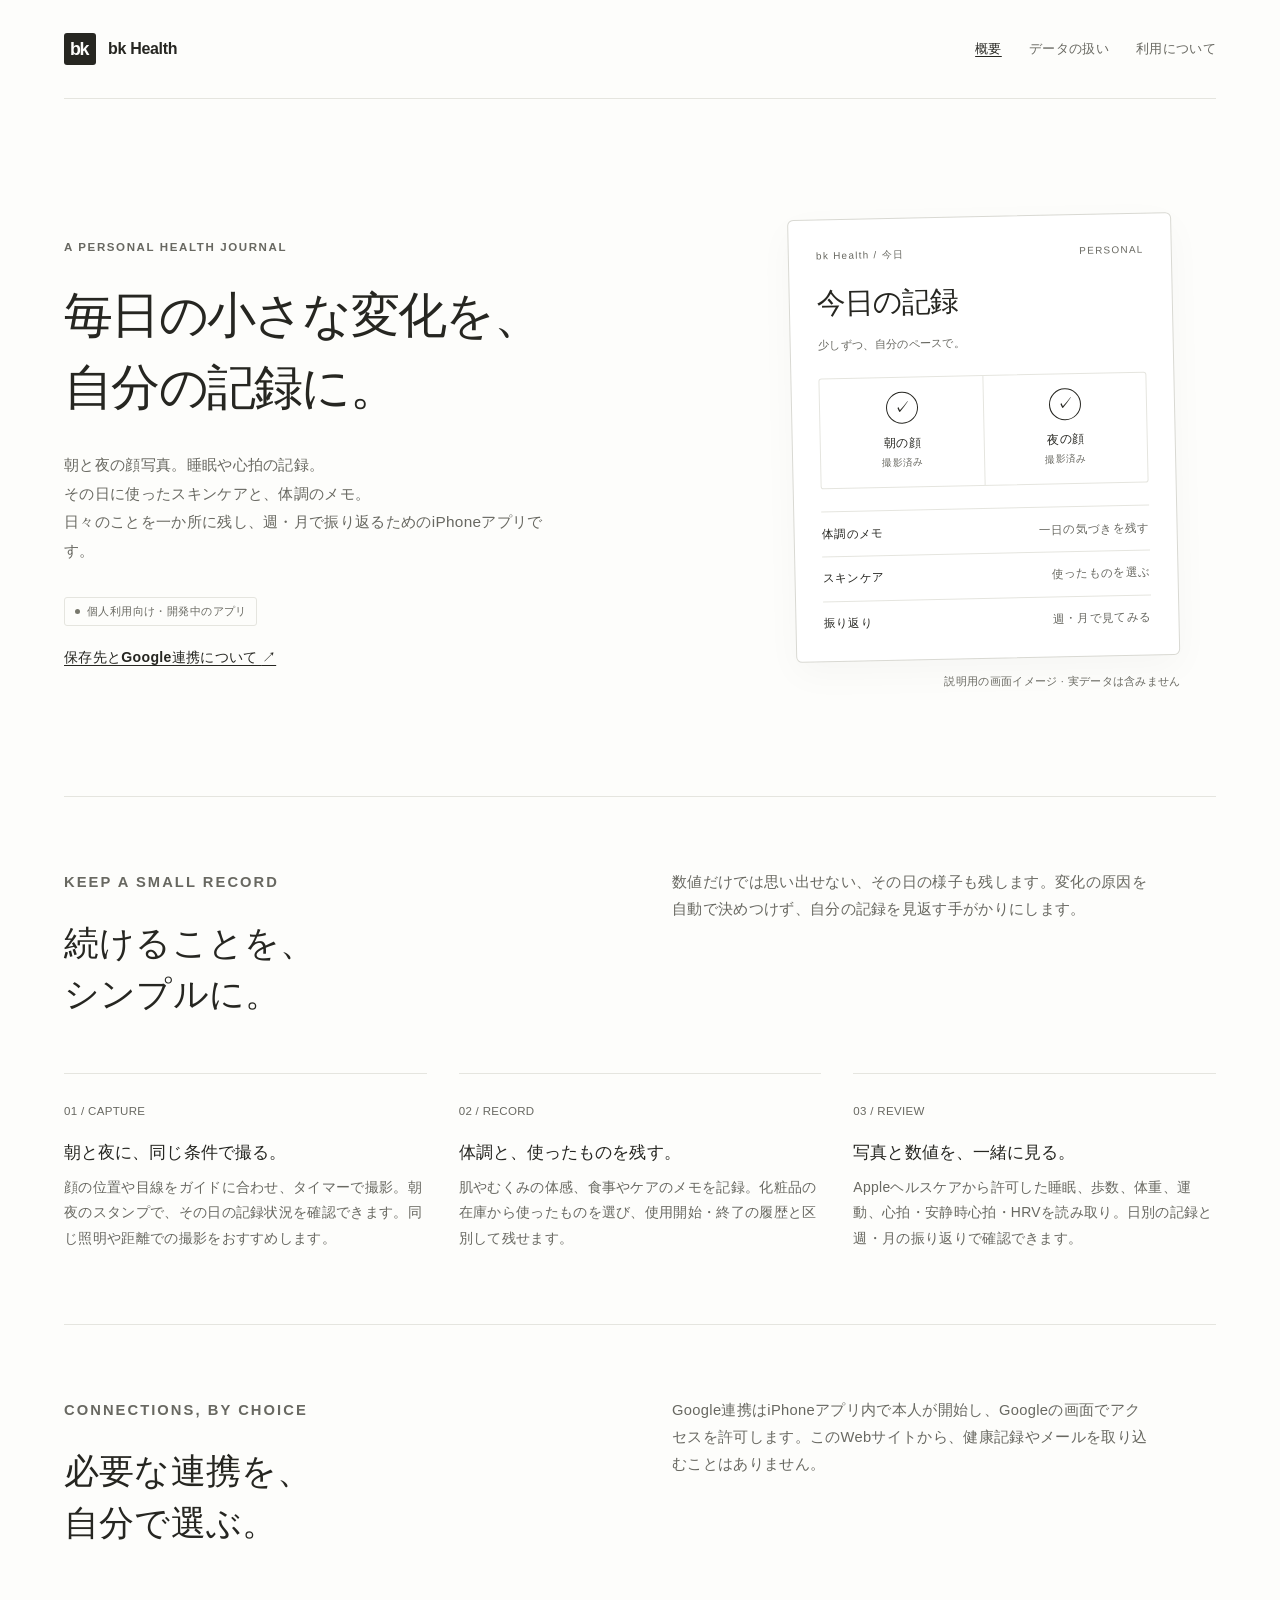
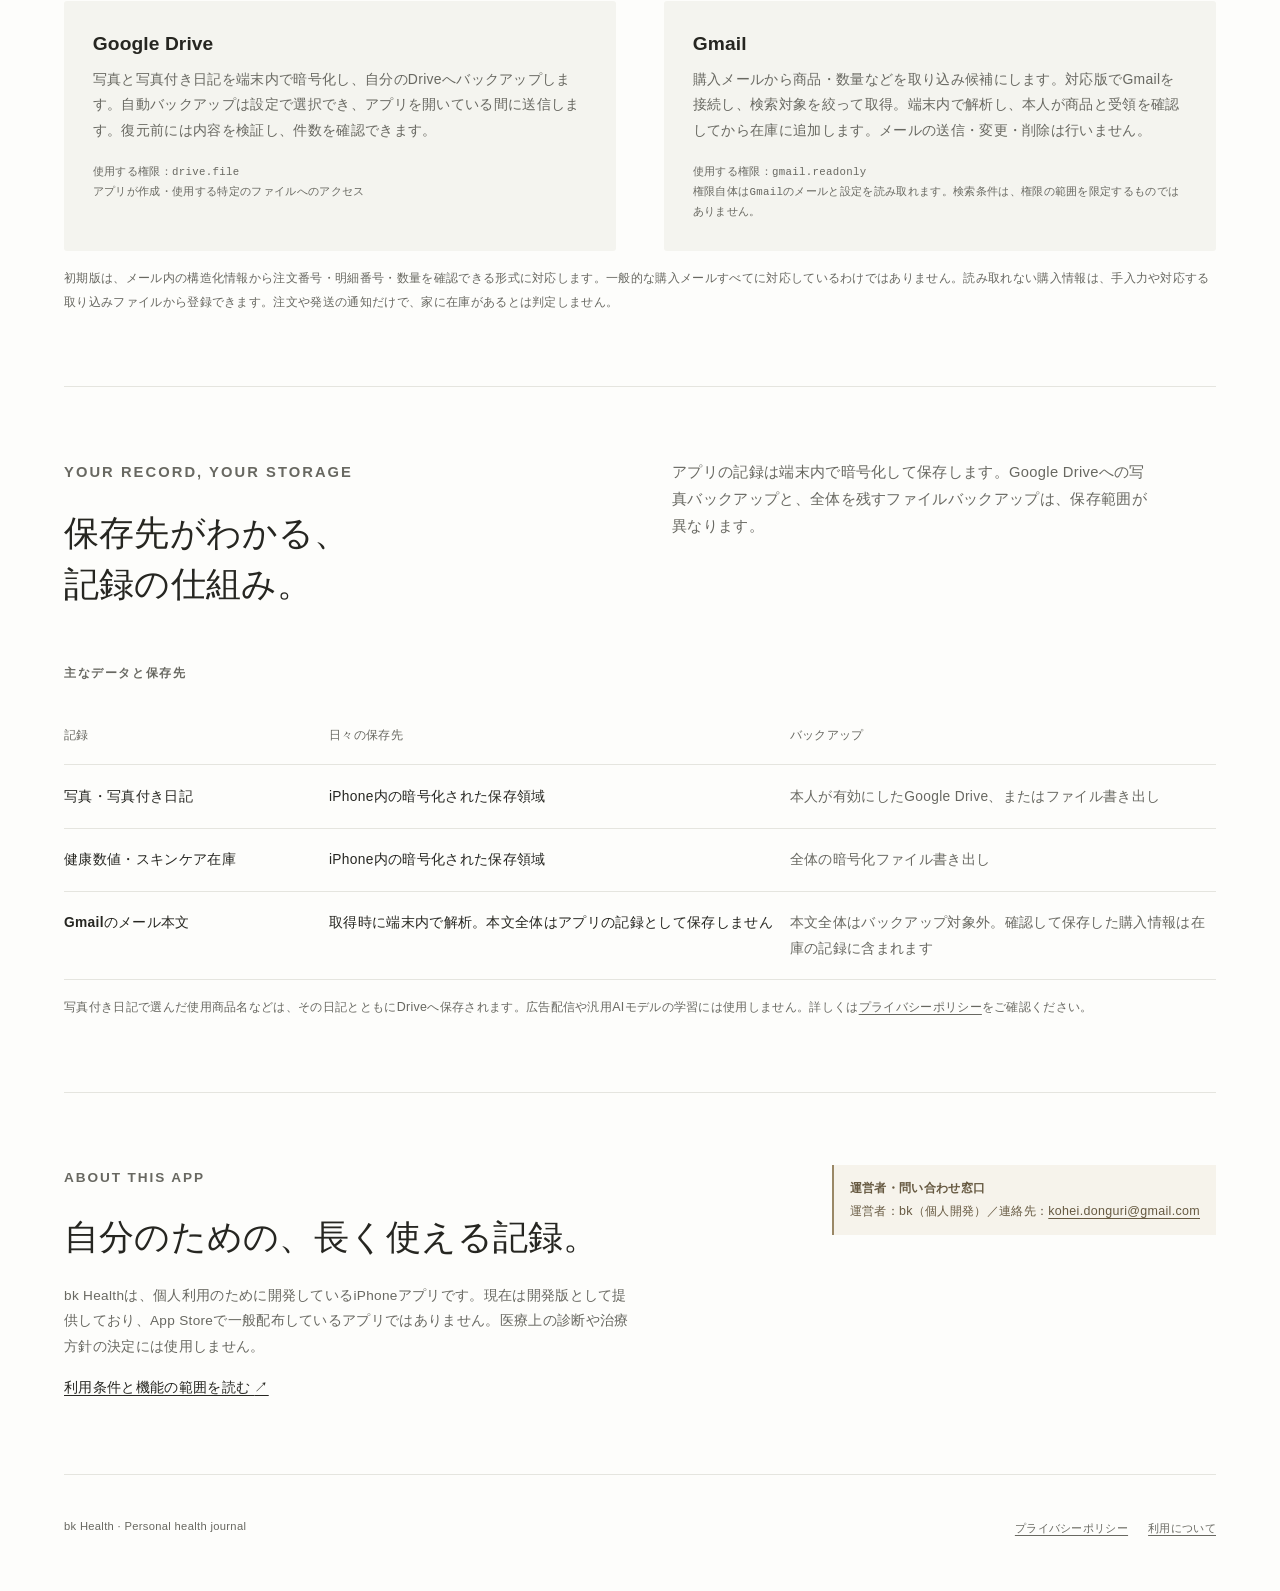
<file: index.html>
<!doctype html>
<html lang="ja">
<head>
  <meta charset="utf-8">
  <meta name="viewport" content="width=device-width,initial-scale=1">
  <meta name="description" content="bk Healthは、顔写真、体調、Appleヘルスケアの記録とスキンケアの使用履歴を一緒に振り返る、個人向けiPhoneアプリです。Google連携とデータの扱いについてご案内します。">
  <meta name="robots" content="noindex,nofollow">
  <meta name="theme-color" content="#fdfdfb">
  <title>bk Health — 毎日の変化を、自分の記録に。</title>
  <link rel="stylesheet" href="/style.css">
</head>
<body>
  <a class="skip" href="#main">本文へ移動</a>
  <div class="wrap">
    <header class="site-header">
      <a class="brand" href="/" aria-label="bk Health ホーム"><span class="brand-mark" aria-hidden="true">bk</span>bk Health</a>
      <nav class="site-nav" aria-label="メインナビゲーション"><a href="/" aria-current="page">概要</a><a href="/privacy/">データの扱い</a><a href="/terms/">利用について</a></nav>
    </header>
    <main id="main">
      <section class="hero" aria-labelledby="hero-title">
        <div>
          <p class="eyebrow">A personal health journal</p>
          <h1 id="hero-title">毎日の小さな変化を、<br>自分の記録に。</h1>
          <p class="hero-lead">朝と夜の顔写真。睡眠や心拍の記録。<br>その日に使ったスキンケアと、体調のメモ。<br>日々のことを一か所に残し、週・月で振り返るためのiPhoneアプリです。</p>
          <p><span class="status">個人利用向け・開発中のアプリ</span></p>
          <a class="text-link" href="#data">保存先とGoogle連携について <span aria-hidden="true">↗</span></a>
        </div>
        <figure class="mock-wrap" aria-label="朝夜の記録画面の説明用イメージ。実際の健康データではありません。">
          <div class="journal">
            <div class="journal-top"><span>bk Health / 今日</span><span>PERSONAL</span></div>
            <p class="journal-title">今日の記録</p>
            <p class="journal-subtitle">少しずつ、自分のペースで。</p>
            <div class="stamps">
              <div class="stamp"><span class="stamp-icon" aria-hidden="true">✓</span><span class="stamp-label">朝の顔</span><span class="stamp-note">撮影済み</span></div>
              <div class="stamp"><span class="stamp-icon" aria-hidden="true">✓</span><span class="stamp-label">夜の顔</span><span class="stamp-note">撮影済み</span></div>
            </div>
            <div class="journal-row"><span>体調のメモ</span><span>一日の気づきを残す</span></div>
            <div class="journal-row"><span>スキンケア</span><span>使ったものを選ぶ</span></div>
            <div class="journal-row"><span>振り返り</span><span>週・月で見てみる</span></div>
          </div>
          <figcaption class="mock-caption">説明用の画面イメージ · 実データは含みません</figcaption>
        </figure>
      </section>
      <section class="section" aria-labelledby="daily-title">
        <div class="section-head"><div><p class="eyebrow">Keep a small record</p><h2 id="daily-title">続けることを、<br>シンプルに。</h2></div><p>数値だけでは思い出せない、その日の様子も残します。変化の原因を自動で決めつけず、自分の記録を見返す手がかりにします。</p></div>
        <ol class="steps">
          <li><span class="step-number">01 / CAPTURE</span><h3>朝と夜に、同じ条件で撮る。</h3><p>顔の位置や目線をガイドに合わせ、タイマーで撮影。朝夜のスタンプで、その日の記録状況を確認できます。同じ照明や距離での撮影をおすすめします。</p></li>
          <li><span class="step-number">02 / RECORD</span><h3>体調と、使ったものを残す。</h3><p>肌やむくみの体感、食事やケアのメモを記録。化粧品の在庫から使ったものを選び、使用開始・終了の履歴と区別して残せます。</p></li>
          <li><span class="step-number">03 / REVIEW</span><h3>写真と数値を、一緒に見る。</h3><p>Appleヘルスケアから許可した睡眠、歩数、体重、運動、心拍・安静時心拍・HRVを読み取り。日別の記録と週・月の振り返りで確認できます。</p></li>
        </ol>
      </section>
      <section class="section" id="data" aria-labelledby="connections-title">
        <div class="section-head"><div><p class="eyebrow">Connections, by choice</p><h2 id="connections-title">必要な連携を、<br>自分で選ぶ。</h2></div><p>Google連携はiPhoneアプリ内で本人が開始し、Googleの画面でアクセスを許可します。このWebサイトから、健康記録やメールを取り込むことはありません。</p></div>
        <div class="connections">
          <article class="connection"><h3>Google Drive</h3><p>写真と写真付き日記を端末内で暗号化し、自分のDriveへバックアップします。自動バックアップは設定で選択でき、アプリを開いている間に送信します。復元前には内容を検証し、件数を確認できます。</p><p class="scope">使用する権限：drive.file<br>アプリが作成・使用する特定のファイルへのアクセス</p></article>
          <article class="connection"><h3>Gmail</h3><p>購入メールから商品・数量などを取り込み候補にします。対応版でGmailを接続し、検索対象を絞って取得。端末内で解析し、本人が商品と受領を確認してから在庫に追加します。メールの送信・変更・削除は行いません。</p><p class="scope">使用する権限：gmail.readonly<br>権限自体はGmailのメールと設定を読み取れます。検索条件は、権限の範囲を限定するものではありません。</p></article>
        </div>
        <p class="small-note">初期版は、メール内の構造化情報から注文番号・明細番号・数量を確認できる形式に対応します。一般的な購入メールすべてに対応しているわけではありません。読み取れない購入情報は、手入力や対応する取り込みファイルから登録できます。注文や発送の通知だけで、家に在庫があるとは判定しません。</p>
      </section>
      <section class="section" aria-labelledby="storage-title">
        <div class="section-head"><div><p class="eyebrow">Your record, your storage</p><h2 id="storage-title">保存先がわかる、<br>記録の仕組み。</h2></div><p>アプリの記録は端末内で暗号化して保存します。Google Driveへの写真バックアップと、全体を残すファイルバックアップは、保存範囲が異なります。</p></div>
        <table class="flow-table"><caption class="eyebrow" style="text-align:left">主なデータと保存先</caption><thead><tr><th scope="col">記録</th><th scope="col">日々の保存先</th><th scope="col">バックアップ</th></tr></thead><tbody>
          <tr><td>写真・写真付き日記</td><td>iPhone内の暗号化された保存領域</td><td>本人が有効にしたGoogle Drive、またはファイル書き出し</td></tr>
          <tr><td>健康数値・スキンケア在庫</td><td>iPhone内の暗号化された保存領域</td><td>全体の暗号化ファイル書き出し</td></tr>
          <tr><td>Gmailのメール本文</td><td>取得時に端末内で解析。本文全体はアプリの記録として保存しません</td><td>本文全体はバックアップ対象外。確認して保存した購入情報は在庫の記録に含まれます</td></tr>
        </tbody></table>
        <p class="small-note">写真付き日記で選んだ使用商品名などは、その日記とともにDriveへ保存されます。広告配信や汎用AIモデルの学習には使用しません。詳しくは<a href="/privacy/">プライバシーポリシー</a>をご確認ください。</p>
      </section>
      <section class="section contact" aria-labelledby="about-title">
        <div><p class="eyebrow">About this app</p><h2 id="about-title">自分のための、長く使える記録。</h2><p>bk Healthは、個人利用のために開発しているiPhoneアプリです。現在は開発版として提供しており、App Storeで一般配布しているアプリではありません。医療上の診断や治療方針の決定には使用しません。</p><a class="text-link" href="/terms/">利用条件と機能の範囲を読む <span aria-hidden="true">↗</span></a></div>
        <aside class="draft-note" aria-label="問い合わせ窓口"><strong>運営者・問い合わせ窓口</strong>運営者：bk（個人開発）／連絡先：<a href="mailto:kohei.donguri@gmail.com">kohei.donguri@gmail.com</a></aside>
      </section>
    </main>
    <footer class="site-footer"><span class="footer-name">bk Health · Personal health journal</span><nav class="footer-links" aria-label="フッターナビゲーション"><a href="/privacy/">プライバシーポリシー</a><a href="/terms/">利用について</a></nav></footer>
  </div>
</body>
</html>
</file>
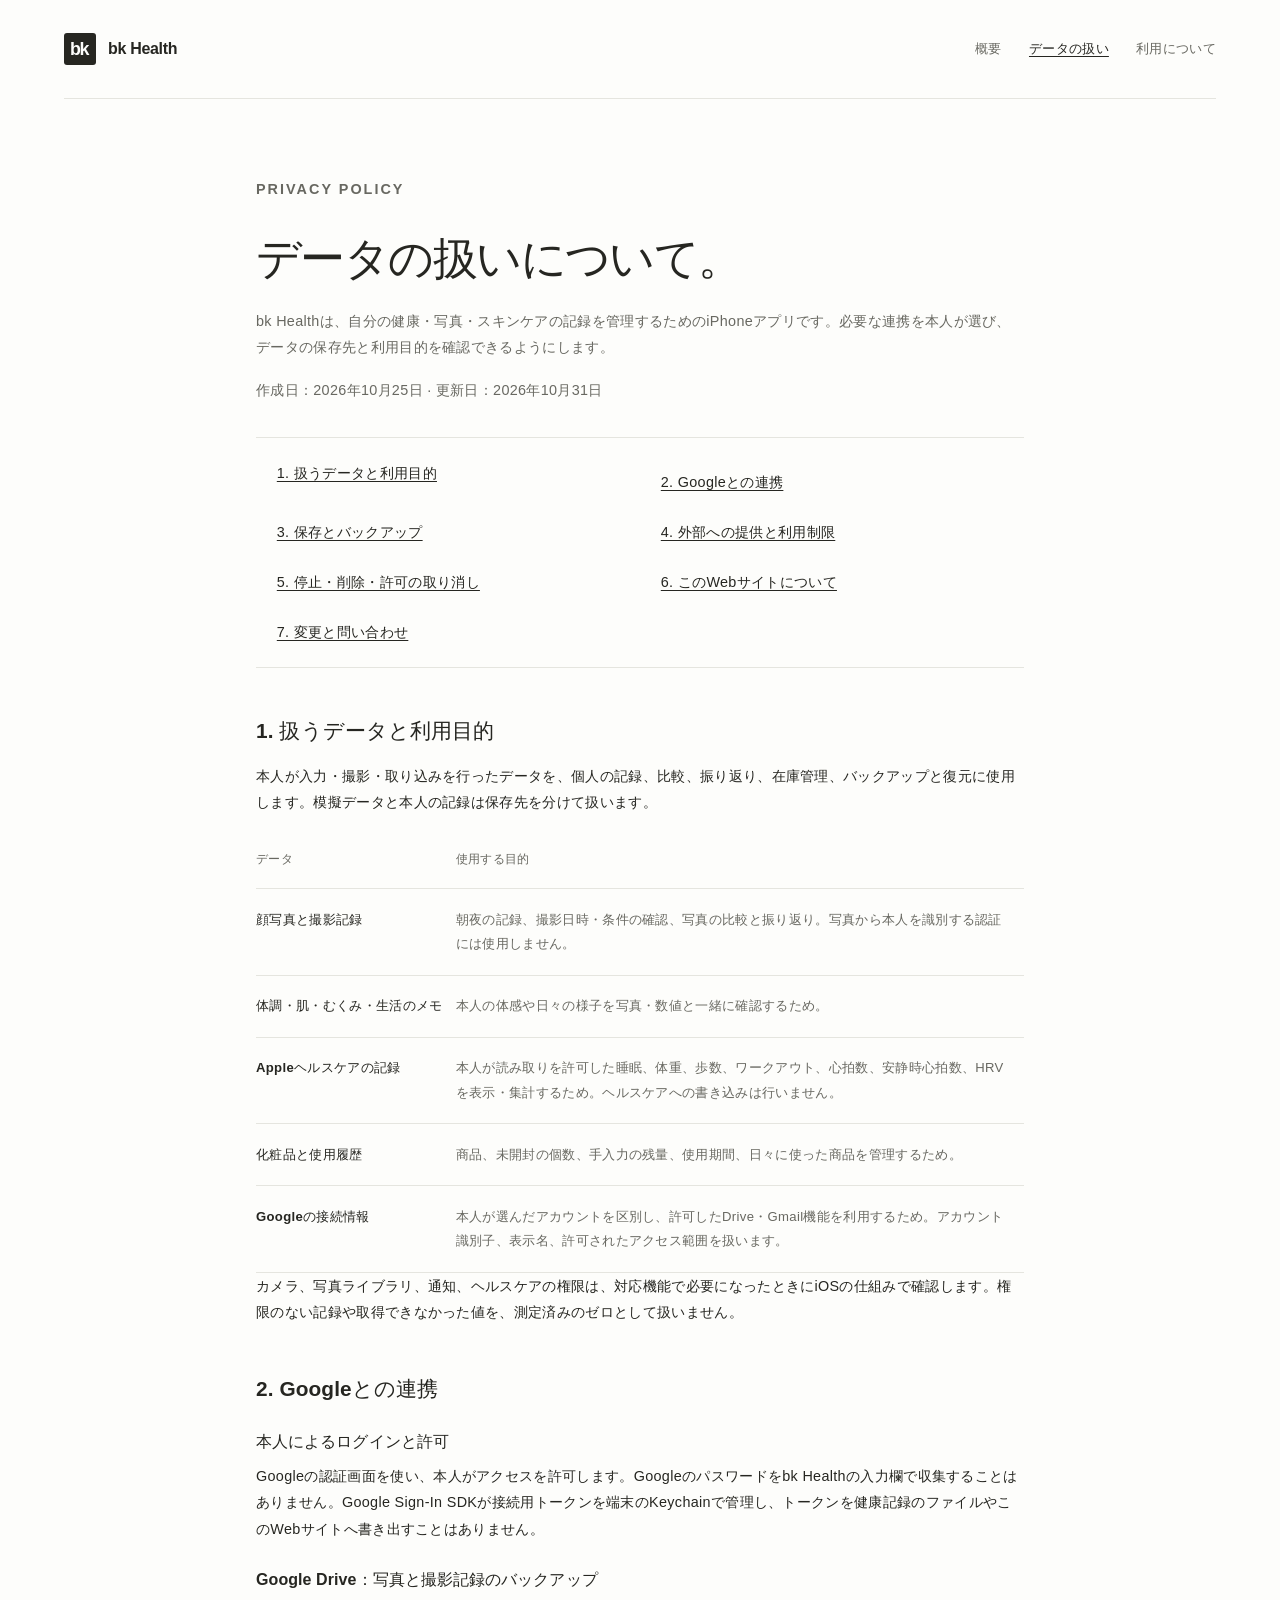
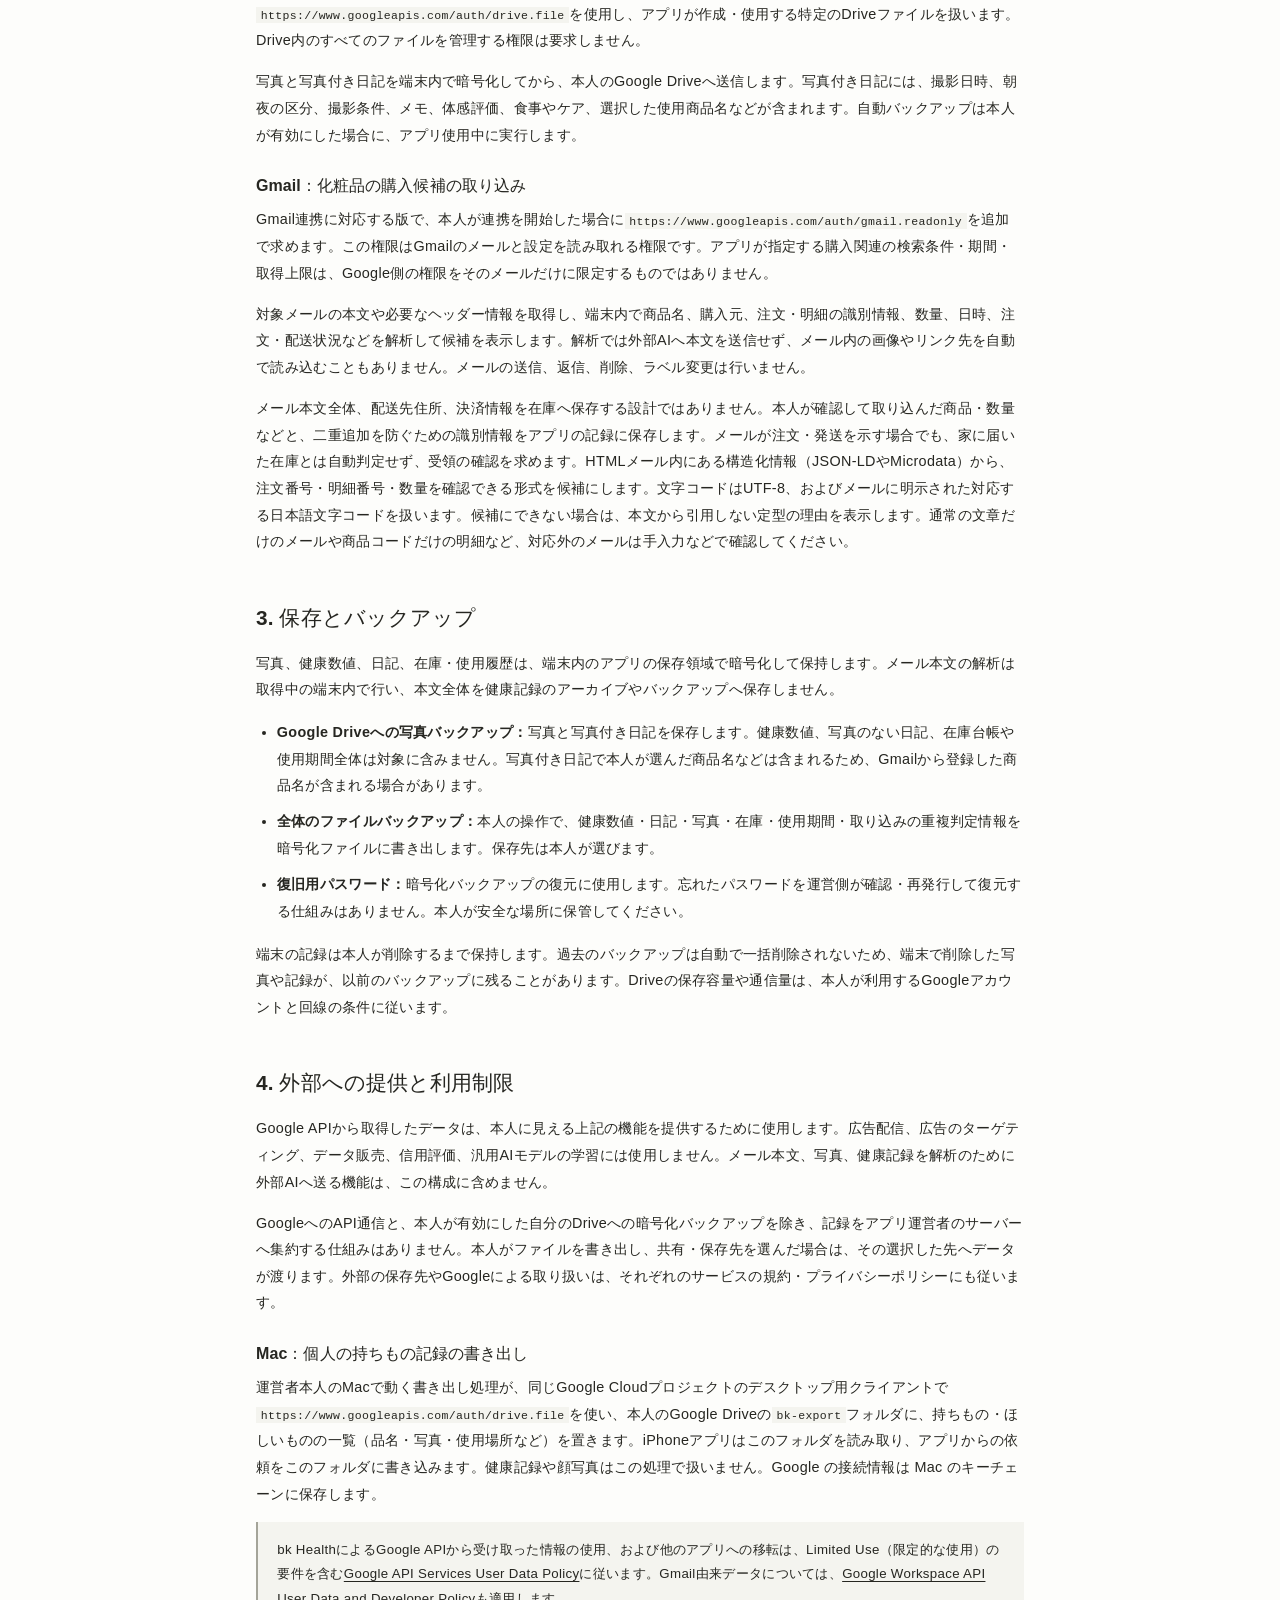
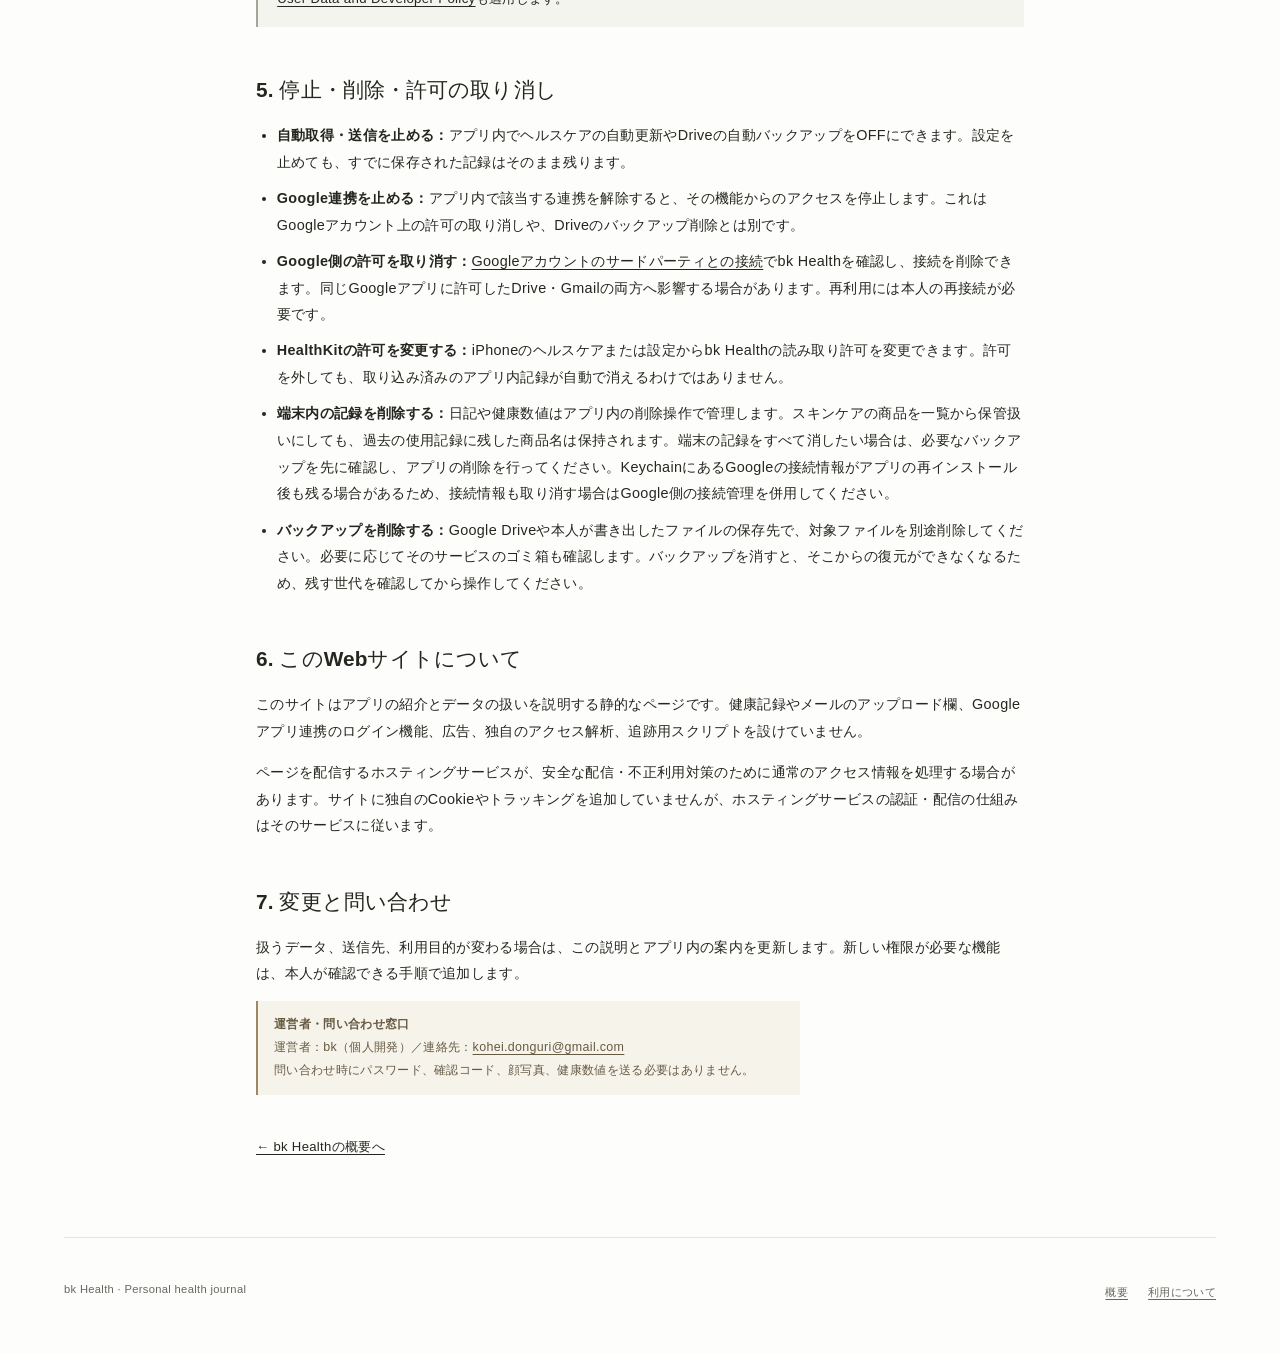
<file: privacy/index.html>
<!doctype html>
<html lang="ja">
<head>
  <meta charset="utf-8"><meta name="viewport" content="width=device-width,initial-scale=1">
  <meta name="description" content="bk Healthにおける健康記録、顔写真、Google DriveとGmailのデータの利用・保存・削除について。">
  <meta name="robots" content="noindex,nofollow"><meta name="theme-color" content="#fdfdfb">
  <title>プライバシーポリシー — bk Health</title><link rel="stylesheet" href="/style.css">
</head>
<body>
  <a class="skip" href="#main">本文へ移動</a>
  <div class="wrap">
    <header class="site-header"><a class="brand" href="/" aria-label="bk Health ホーム"><span class="brand-mark" aria-hidden="true">bk</span>bk Health</a><nav class="site-nav" aria-label="メインナビゲーション"><a href="/">概要</a><a href="/privacy/" aria-current="page">データの扱い</a><a href="/terms/">利用について</a></nav></header>
    <main id="main" class="legal">
      <p class="eyebrow">Privacy policy</p><h1>データの扱いについて。</h1>
      <p class="legal-intro">bk Healthは、自分の健康・写真・スキンケアの記録を管理するためのiPhoneアプリです。必要な連携を本人が選び、データの保存先と利用目的を確認できるようにします。</p>
      <p class="legal-date">作成日：2026年10月25日 · 更新日：2026年10月31日</p>
      <nav class="toc" aria-label="このページの目次"><ul><li><a href="#records">1. 扱うデータと利用目的</a></li><li><a href="#google">2. Googleとの連携</a></li><li><a href="#storage">3. 保存とバックアップ</a></li><li><a href="#sharing">4. 外部への提供と利用制限</a></li><li><a href="#control">5. 停止・削除・許可の取り消し</a></li><li><a href="#website">6. このWebサイトについて</a></li><li><a href="#changes">7. 変更と問い合わせ</a></li></ul></nav>
      <section id="records"><h2>1. 扱うデータと利用目的</h2>
        <p>本人が入力・撮影・取り込みを行ったデータを、個人の記録、比較、振り返り、在庫管理、バックアップと復元に使用します。模擬データと本人の記録は保存先を分けて扱います。</p>
        <table class="flow-table"><thead><tr><th scope="col">データ</th><th scope="col">使用する目的</th></tr></thead><tbody><tr><td>顔写真と撮影記録</td><td>朝夜の記録、撮影日時・条件の確認、写真の比較と振り返り。写真から本人を識別する認証には使用しません。</td></tr><tr><td>体調・肌・むくみ・生活のメモ</td><td>本人の体感や日々の様子を写真・数値と一緒に確認するため。</td></tr><tr><td>Appleヘルスケアの記録</td><td>本人が読み取りを許可した睡眠、体重、歩数、ワークアウト、心拍数、安静時心拍数、HRVを表示・集計するため。ヘルスケアへの書き込みは行いません。</td></tr><tr><td>化粧品と使用履歴</td><td>商品、未開封の個数、手入力の残量、使用期間、日々に使った商品を管理するため。</td></tr><tr><td>Googleの接続情報</td><td>本人が選んだアカウントを区別し、許可したDrive・Gmail機能を利用するため。アカウント識別子、表示名、許可されたアクセス範囲を扱います。</td></tr></tbody></table>
        <p>カメラ、写真ライブラリ、通知、ヘルスケアの権限は、対応機能で必要になったときにiOSの仕組みで確認します。権限のない記録や取得できなかった値を、測定済みのゼロとして扱いません。</p>
      </section>
      <section id="google"><h2>2. Googleとの連携</h2>
        <h3>本人によるログインと許可</h3><p>Googleの認証画面を使い、本人がアクセスを許可します。Googleのパスワードをbk Healthの入力欄で収集することはありません。Google Sign-In SDKが接続用トークンを端末のKeychainで管理し、トークンを健康記録のファイルやこのWebサイトへ書き出すことはありません。</p>
        <h3>Google Drive：写真と撮影記録のバックアップ</h3><p><code>https://www.googleapis.com/auth/drive.file</code>を使用し、アプリが作成・使用する特定のDriveファイルを扱います。Drive内のすべてのファイルを管理する権限は要求しません。</p><p>写真と写真付き日記を端末内で暗号化してから、本人のGoogle Driveへ送信します。写真付き日記には、撮影日時、朝夜の区分、撮影条件、メモ、体感評価、食事やケア、選択した使用商品名などが含まれます。自動バックアップは本人が有効にした場合に、アプリ使用中に実行します。</p>
        <h3>Gmail：化粧品の購入候補の取り込み</h3><p>Gmail連携に対応する版で、本人が連携を開始した場合に<code>https://www.googleapis.com/auth/gmail.readonly</code>を追加で求めます。この権限はGmailのメールと設定を読み取れる権限です。アプリが指定する購入関連の検索条件・期間・取得上限は、Google側の権限をそのメールだけに限定するものではありません。</p><p>対象メールの本文や必要なヘッダー情報を取得し、端末内で商品名、購入元、注文・明細の識別情報、数量、日時、注文・配送状況などを解析して候補を表示します。解析では外部AIへ本文を送信せず、メール内の画像やリンク先を自動で読み込むこともありません。メールの送信、返信、削除、ラベル変更は行いません。</p><p>メール本文全体、配送先住所、決済情報を在庫へ保存する設計ではありません。本人が確認して取り込んだ商品・数量などと、二重追加を防ぐための識別情報をアプリの記録に保存します。メールが注文・発送を示す場合でも、家に届いた在庫とは自動判定せず、受領の確認を求めます。HTMLメール内にある構造化情報（JSON-LDやMicrodata）から、注文番号・明細番号・数量を確認できる形式を候補にします。文字コードはUTF-8、およびメールに明示された対応する日本語文字コードを扱います。候補にできない場合は、本文から引用しない定型の理由を表示します。通常の文章だけのメールや商品コードだけの明細など、対応外のメールは手入力などで確認してください。</p>
      </section>
      <section id="storage"><h2>3. 保存とバックアップ</h2>
        <p>写真、健康数値、日記、在庫・使用履歴は、端末内のアプリの保存領域で暗号化して保持します。メール本文の解析は取得中の端末内で行い、本文全体を健康記録のアーカイブやバックアップへ保存しません。</p>
        <ul><li><strong>Google Driveへの写真バックアップ：</strong>写真と写真付き日記を保存します。健康数値、写真のない日記、在庫台帳や使用期間全体は対象に含みません。写真付き日記で本人が選んだ商品名などは含まれるため、Gmailから登録した商品名が含まれる場合があります。</li><li><strong>全体のファイルバックアップ：</strong>本人の操作で、健康数値・日記・写真・在庫・使用期間・取り込みの重複判定情報を暗号化ファイルに書き出します。保存先は本人が選びます。</li><li><strong>復旧用パスワード：</strong>暗号化バックアップの復元に使用します。忘れたパスワードを運営側が確認・再発行して復元する仕組みはありません。本人が安全な場所に保管してください。</li></ul>
        <p>端末の記録は本人が削除するまで保持します。過去のバックアップは自動で一括削除されないため、端末で削除した写真や記録が、以前のバックアップに残ることがあります。Driveの保存容量や通信量は、本人が利用するGoogleアカウントと回線の条件に従います。</p>
      </section>
      <section id="sharing"><h2>4. 外部への提供と利用制限</h2>
        <p>Google APIから取得したデータは、本人に見える上記の機能を提供するために使用します。広告配信、広告のターゲティング、データ販売、信用評価、汎用AIモデルの学習には使用しません。メール本文、写真、健康記録を解析のために外部AIへ送る機能は、この構成に含めません。</p>
        <p>GoogleへのAPI通信と、本人が有効にした自分のDriveへの暗号化バックアップを除き、記録をアプリ運営者のサーバーへ集約する仕組みはありません。本人がファイルを書き出し、共有・保存先を選んだ場合は、その選択した先へデータが渡ります。外部の保存先やGoogleによる取り扱いは、それぞれのサービスの規約・プライバシーポリシーにも従います。</p>
        <h3>Mac：個人の持ちもの記録の書き出し</h3><p>運営者本人のMacで動く書き出し処理が、同じGoogle Cloudプロジェクトのデスクトップ用クライアントで<code>https://www.googleapis.com/auth/drive.file</code>を使い、本人のGoogle Driveの<code>bk-export</code>フォルダに、持ちもの・ほしいものの一覧（品名・写真・使用場所など）を置きます。iPhoneアプリはこのフォルダを読み取り、アプリからの依頼をこのフォルダに書き込みます。健康記録や顔写真はこの処理で扱いません。Google の接続情報は Mac のキーチェーンに保存します。</p>
        <p class="notice">bk HealthによるGoogle APIから受け取った情報の使用、および他のアプリへの移転は、Limited Use（限定的な使用）の要件を含む<a href="https://developers.google.com/terms/api-services-user-data-policy">Google API Services User Data Policy</a>に従います。Gmail由来データについては、<a href="https://developers.google.com/workspace/workspace-api-user-data-developer-policy">Google Workspace API User Data and Developer Policy</a>も適用します。</p>
      </section>
      <section id="control"><h2>5. 停止・削除・許可の取り消し</h2>
        <ul><li><strong>自動取得・送信を止める：</strong>アプリ内でヘルスケアの自動更新やDriveの自動バックアップをOFFにできます。設定を止めても、すでに保存された記録はそのまま残ります。</li><li><strong>Google連携を止める：</strong>アプリ内で該当する連携を解除すると、その機能からのアクセスを停止します。これはGoogleアカウント上の許可の取り消しや、Driveのバックアップ削除とは別です。</li><li><strong>Google側の許可を取り消す：</strong><a href="https://myaccount.google.com/connections">Googleアカウントのサードパーティとの接続</a>でbk Healthを確認し、接続を削除できます。同じGoogleアプリに許可したDrive・Gmailの両方へ影響する場合があります。再利用には本人の再接続が必要です。</li><li><strong>HealthKitの許可を変更する：</strong>iPhoneのヘルスケアまたは設定からbk Healthの読み取り許可を変更できます。許可を外しても、取り込み済みのアプリ内記録が自動で消えるわけではありません。</li><li><strong>端末内の記録を削除する：</strong>日記や健康数値はアプリ内の削除操作で管理します。スキンケアの商品を一覧から保管扱いにしても、過去の使用記録に残した商品名は保持されます。端末の記録をすべて消したい場合は、必要なバックアップを先に確認し、アプリの削除を行ってください。KeychainにあるGoogleの接続情報がアプリの再インストール後も残る場合があるため、接続情報も取り消す場合はGoogle側の接続管理を併用してください。</li><li><strong>バックアップを削除する：</strong>Google Driveや本人が書き出したファイルの保存先で、対象ファイルを別途削除してください。必要に応じてそのサービスのゴミ箱も確認します。バックアップを消すと、そこからの復元ができなくなるため、残す世代を確認してから操作してください。</li></ul>
      </section>
      <section id="website"><h2>6. このWebサイトについて</h2><p>このサイトはアプリの紹介とデータの扱いを説明する静的なページです。健康記録やメールのアップロード欄、Googleアプリ連携のログイン機能、広告、独自のアクセス解析、追跡用スクリプトを設けていません。</p><p>ページを配信するホスティングサービスが、安全な配信・不正利用対策のために通常のアクセス情報を処理する場合があります。サイトに独自のCookieやトラッキングを追加していませんが、ホスティングサービスの認証・配信の仕組みはそのサービスに従います。</p></section>
      <section id="changes"><h2>7. 変更と問い合わせ</h2><p>扱うデータ、送信先、利用目的が変わる場合は、この説明とアプリ内の案内を更新します。新しい権限が必要な機能は、本人が確認できる手順で追加します。</p><div class="draft-note"><strong>運営者・問い合わせ窓口</strong>運営者：bk（個人開発）／連絡先：<a href="mailto:kohei.donguri@gmail.com">kohei.donguri@gmail.com</a><br>問い合わせ時にパスワード、確認コード、顔写真、健康数値を送る必要はありません。</div></section>
      <a class="back-link" href="/">← bk Healthの概要へ</a>
    </main>
    <footer class="site-footer"><span class="footer-name">bk Health · Personal health journal</span><nav class="footer-links" aria-label="フッターナビゲーション"><a href="/">概要</a><a href="/terms/">利用について</a></nav></footer>
  </div>
</body>
</html>
</file>
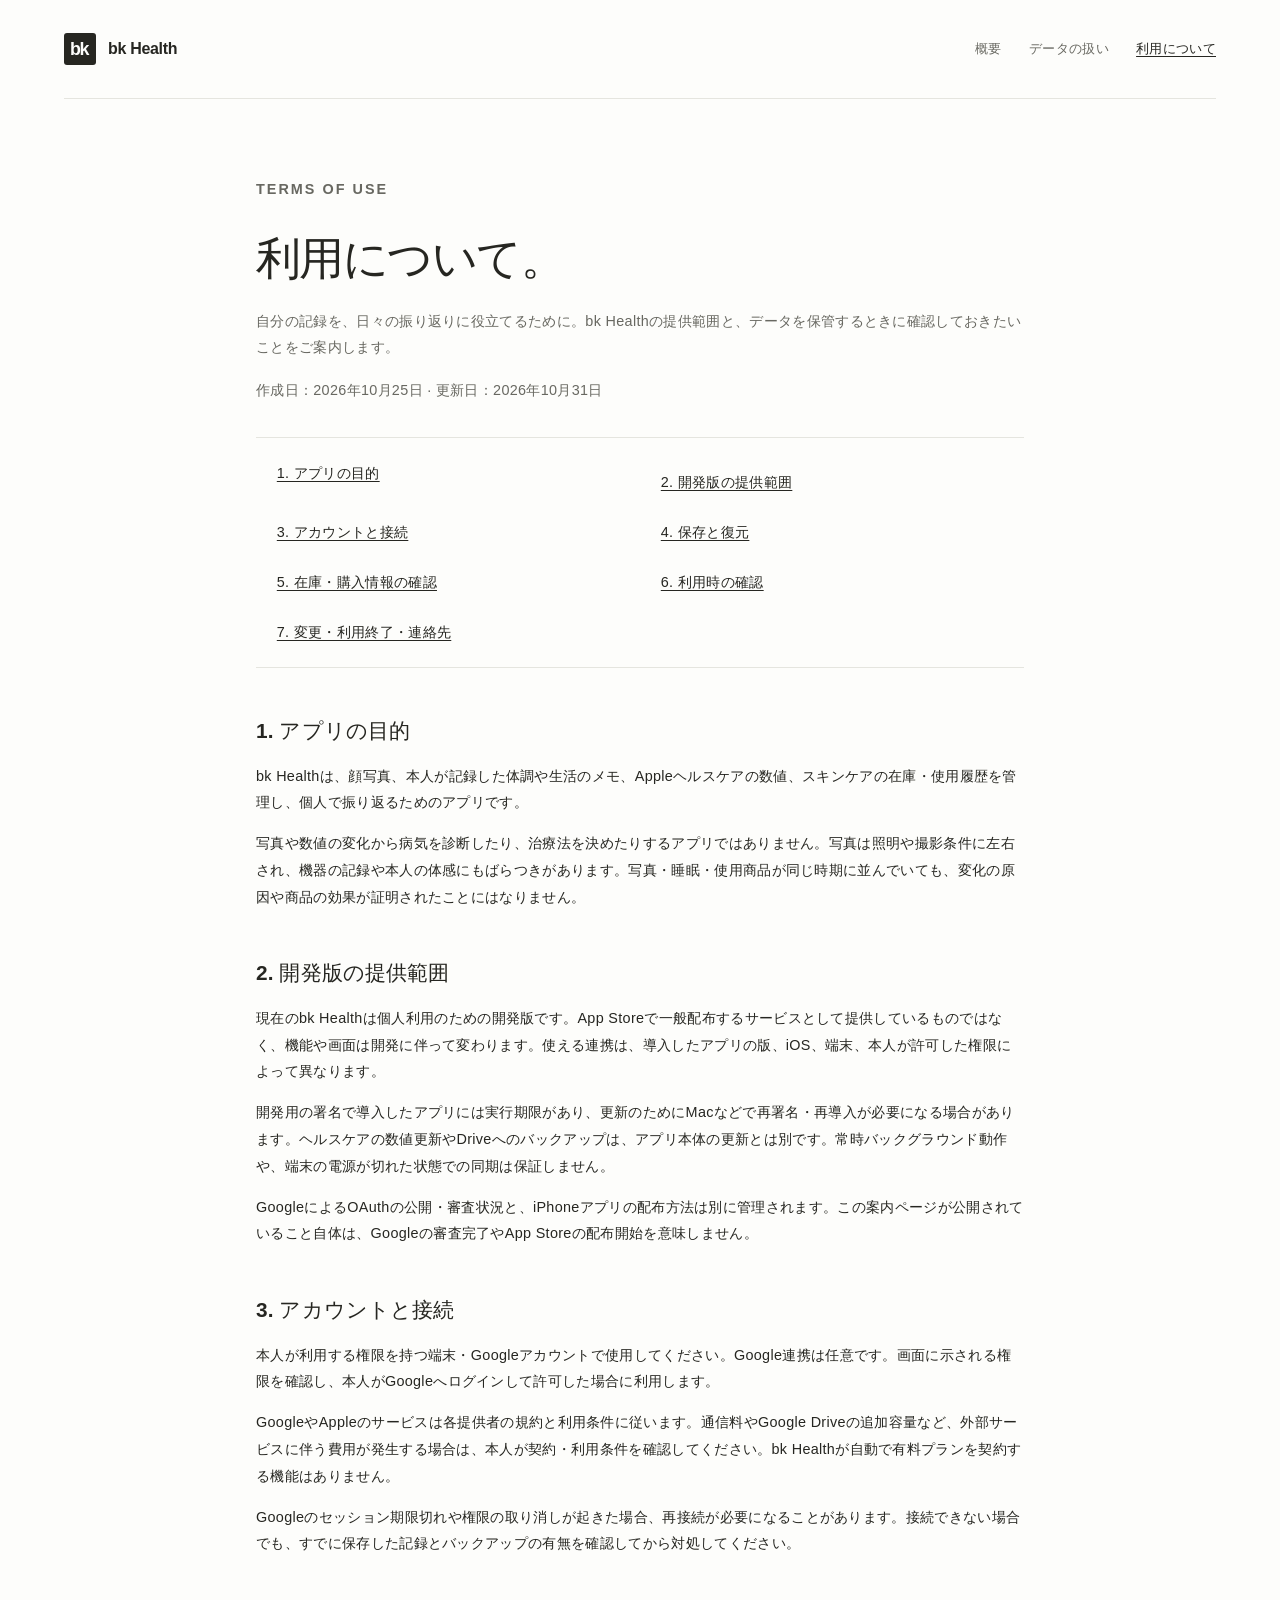
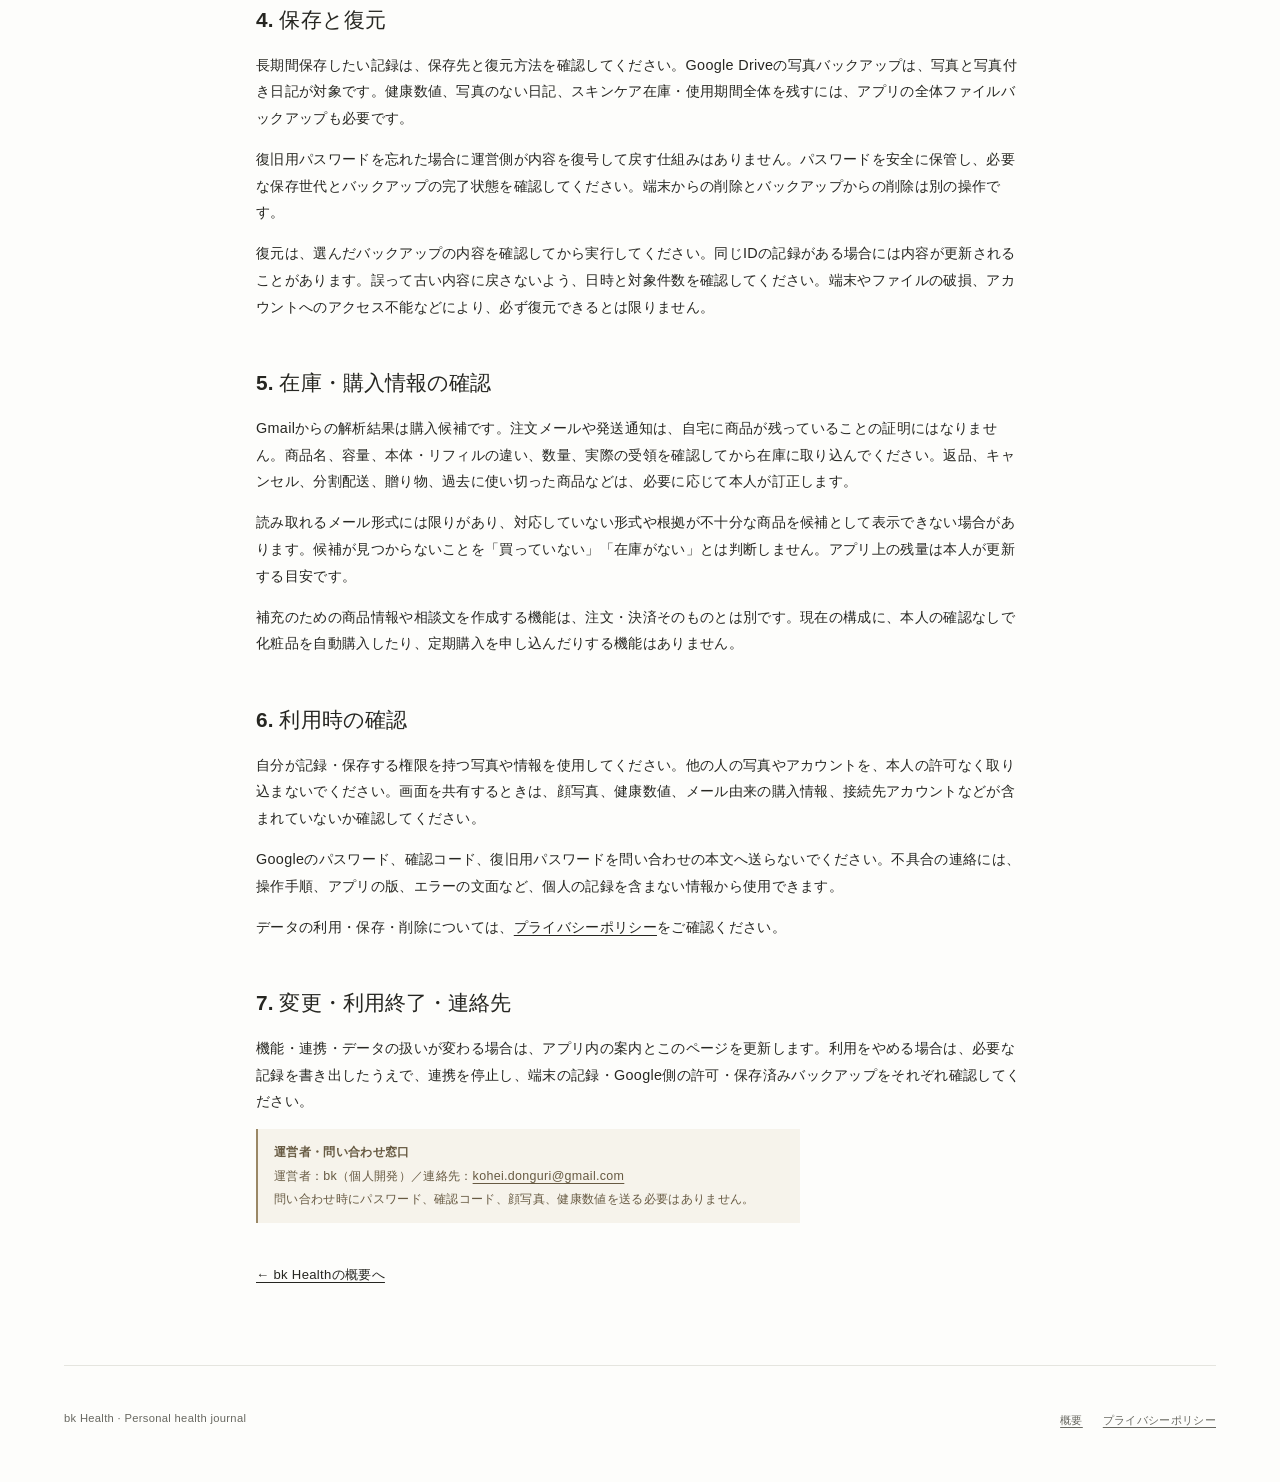
<file: terms/index.html>
<!doctype html>
<html lang="ja">
<head>
  <meta charset="utf-8"><meta name="viewport" content="width=device-width,initial-scale=1">
  <meta name="description" content="bk Healthの開発版でできること、バックアップと復元、Google連携、購入情報の確認、利用上の注意をご案内します。">
  <meta name="robots" content="noindex,nofollow"><meta name="theme-color" content="#fdfdfb">
  <title>利用について — bk Health</title><link rel="stylesheet" href="/style.css">
</head>
<body>
  <a class="skip" href="#main">本文へ移動</a>
  <div class="wrap">
    <header class="site-header"><a class="brand" href="/" aria-label="bk Health ホーム"><span class="brand-mark" aria-hidden="true">bk</span>bk Health</a><nav class="site-nav" aria-label="メインナビゲーション"><a href="/">概要</a><a href="/privacy/">データの扱い</a><a href="/terms/" aria-current="page">利用について</a></nav></header>
    <main id="main" class="legal">
      <p class="eyebrow">Terms of use</p><h1>利用について。</h1><p class="legal-intro">自分の記録を、日々の振り返りに役立てるために。bk Healthの提供範囲と、データを保管するときに確認しておきたいことをご案内します。</p><p class="legal-date">作成日：2026年10月25日 · 更新日：2026年10月31日</p>
      <nav class="toc" aria-label="このページの目次"><ul><li><a href="#purpose">1. アプリの目的</a></li><li><a href="#beta">2. 開発版の提供範囲</a></li><li><a href="#accounts">3. アカウントと接続</a></li><li><a href="#backup">4. 保存と復元</a></li><li><a href="#inventory">5. 在庫・購入情報の確認</a></li><li><a href="#responsibility">6. 利用時の確認</a></li><li><a href="#changes">7. 変更・利用終了・連絡先</a></li></ul></nav>
      <section id="purpose"><h2>1. アプリの目的</h2><p>bk Healthは、顔写真、本人が記録した体調や生活のメモ、Appleヘルスケアの数値、スキンケアの在庫・使用履歴を管理し、個人で振り返るためのアプリです。</p><p>写真や数値の変化から病気を診断したり、治療法を決めたりするアプリではありません。写真は照明や撮影条件に左右され、機器の記録や本人の体感にもばらつきがあります。写真・睡眠・使用商品が同じ時期に並んでいても、変化の原因や商品の効果が証明されたことにはなりません。</p></section>
      <section id="beta"><h2>2. 開発版の提供範囲</h2><p>現在のbk Healthは個人利用のための開発版です。App Storeで一般配布するサービスとして提供しているものではなく、機能や画面は開発に伴って変わります。使える連携は、導入したアプリの版、iOS、端末、本人が許可した権限によって異なります。</p><p>開発用の署名で導入したアプリには実行期限があり、更新のためにMacなどで再署名・再導入が必要になる場合があります。ヘルスケアの数値更新やDriveへのバックアップは、アプリ本体の更新とは別です。常時バックグラウンド動作や、端末の電源が切れた状態での同期は保証しません。</p><p>GoogleによるOAuthの公開・審査状況と、iPhoneアプリの配布方法は別に管理されます。この案内ページが公開されていること自体は、Googleの審査完了やApp Storeの配布開始を意味しません。</p></section>
      <section id="accounts"><h2>3. アカウントと接続</h2><p>本人が利用する権限を持つ端末・Googleアカウントで使用してください。Google連携は任意です。画面に示される権限を確認し、本人がGoogleへログインして許可した場合に利用します。</p><p>GoogleやAppleのサービスは各提供者の規約と利用条件に従います。通信料やGoogle Driveの追加容量など、外部サービスに伴う費用が発生する場合は、本人が契約・利用条件を確認してください。bk Healthが自動で有料プランを契約する機能はありません。</p><p>Googleのセッション期限切れや権限の取り消しが起きた場合、再接続が必要になることがあります。接続できない場合でも、すでに保存した記録とバックアップの有無を確認してから対処してください。</p></section>
      <section id="backup"><h2>4. 保存と復元</h2><p>長期間保存したい記録は、保存先と復元方法を確認してください。Google Driveの写真バックアップは、写真と写真付き日記が対象です。健康数値、写真のない日記、スキンケア在庫・使用期間全体を残すには、アプリの全体ファイルバックアップも必要です。</p><p>復旧用パスワードを忘れた場合に運営側が内容を復号して戻す仕組みはありません。パスワードを安全に保管し、必要な保存世代とバックアップの完了状態を確認してください。端末からの削除とバックアップからの削除は別の操作です。</p><p>復元は、選んだバックアップの内容を確認してから実行してください。同じIDの記録がある場合には内容が更新されることがあります。誤って古い内容に戻さないよう、日時と対象件数を確認してください。端末やファイルの破損、アカウントへのアクセス不能などにより、必ず復元できるとは限りません。</p></section>
      <section id="inventory"><h2>5. 在庫・購入情報の確認</h2><p>Gmailからの解析結果は購入候補です。注文メールや発送通知は、自宅に商品が残っていることの証明にはなりません。商品名、容量、本体・リフィルの違い、数量、実際の受領を確認してから在庫に取り込んでください。返品、キャンセル、分割配送、贈り物、過去に使い切った商品などは、必要に応じて本人が訂正します。</p><p>読み取れるメール形式には限りがあり、対応していない形式や根拠が不十分な商品を候補として表示できない場合があります。候補が見つからないことを「買っていない」「在庫がない」とは判断しません。アプリ上の残量は本人が更新する目安です。</p><p>補充のための商品情報や相談文を作成する機能は、注文・決済そのものとは別です。現在の構成に、本人の確認なしで化粧品を自動購入したり、定期購入を申し込んだりする機能はありません。</p></section>
      <section id="responsibility"><h2>6. 利用時の確認</h2><p>自分が記録・保存する権限を持つ写真や情報を使用してください。他の人の写真やアカウントを、本人の許可なく取り込まないでください。画面を共有するときは、顔写真、健康数値、メール由来の購入情報、接続先アカウントなどが含まれていないか確認してください。</p><p>Googleのパスワード、確認コード、復旧用パスワードを問い合わせの本文へ送らないでください。不具合の連絡には、操作手順、アプリの版、エラーの文面など、個人の記録を含まない情報から使用できます。</p><p>データの利用・保存・削除については、<a href="/privacy/">プライバシーポリシー</a>をご確認ください。</p></section>
      <section id="changes"><h2>7. 変更・利用終了・連絡先</h2><p>機能・連携・データの扱いが変わる場合は、アプリ内の案内とこのページを更新します。利用をやめる場合は、必要な記録を書き出したうえで、連携を停止し、端末の記録・Google側の許可・保存済みバックアップをそれぞれ確認してください。</p><div class="draft-note"><strong>運営者・問い合わせ窓口</strong>運営者：bk（個人開発）／連絡先：<a href="mailto:kohei.donguri@gmail.com">kohei.donguri@gmail.com</a><br>問い合わせ時にパスワード、確認コード、顔写真、健康数値を送る必要はありません。</div></section>
      <a class="back-link" href="/">← bk Healthの概要へ</a>
    </main>
    <footer class="site-footer"><span class="footer-name">bk Health · Personal health journal</span><nav class="footer-links" aria-label="フッターナビゲーション"><a href="/">概要</a><a href="/privacy/">プライバシーポリシー</a></nav></footer>
  </div>
</body>
</html>
</file>
<file: style.css>
:root{color-scheme:light;--ink:#262621;--muted:#686861;--line:#e5e5df;--paper:#fdfdfb;--wash:#f4f4ef;--measure:72rem}*{box-sizing:border-box}html{scroll-behavior:smooth;scroll-padding-top:2rem}body{margin:0;background:var(--paper);color:var(--ink);font-family:-apple-system,BlinkMacSystemFont,"Helvetica Neue","Hiragino Sans","Yu Gothic",sans-serif;font-size:16px;line-height:1.85;letter-spacing:.02em}a{color:inherit;text-underline-offset:.24em;text-decoration-thickness:1px}a:hover{color:#000}a:focus-visible,summary:focus-visible{outline:2px solid var(--ink);outline-offset:5px}button,input,a{-webkit-tap-highlight-color:transparent}.skip{position:absolute;top:-5rem;left:1rem;padding:.5rem 1rem;background:var(--ink);color:white;z-index:9}.skip:focus{top:1rem}.wrap{width:min(calc(100% - 4rem),var(--measure));margin-inline:auto}.site-header{display:flex;justify-content:space-between;align-items:center;gap:1.5rem;padding-block:1.7rem;border-bottom:1px solid var(--line)}.brand{display:inline-flex;align-items:center;gap:.75rem;text-decoration:none;font-size:1rem;font-weight:650;letter-spacing:-.02em;white-space:nowrap}.brand-mark{display:grid;place-items:center;width:2rem;height:2rem;background:var(--ink);color:var(--paper);font-size:1.12rem;font-weight:700;letter-spacing:-.08em;border-radius:3px;padding-right:.1em}.site-nav{display:flex;gap:1.7rem;align-items:center;font-size:.8rem}.site-nav a{text-decoration:none;color:var(--muted);min-height:44px;display:flex;align-items:center}.site-nav a[aria-current=page]{color:var(--ink);text-decoration:underline}.eyebrow{font-size:.72rem;font-weight:600;letter-spacing:.14em;color:var(--muted);text-transform:uppercase;margin:0 0 1.4rem}.hero{padding-block:6.3rem 5.5rem;display:grid;grid-template-columns:1.2fr 1fr;gap:5rem;align-items:center}h1,h2,h3,p{margin-top:0}h1,h2,h3{font-weight:580;line-height:1.48;letter-spacing:.005em}h1{font-size:clamp(2rem,3.8vw,3.3rem);margin-bottom:1.7rem;letter-spacing:-.035em}h2{font-size:clamp(1.6rem,2.7vw,2.25rem);margin-bottom:1.25rem}h3{font-size:1.04rem;margin-bottom:.55rem}.hero-lead{font-size:.96rem;max-width:30rem;color:var(--muted);margin-bottom:1.8rem}.text-link{font-size:.88rem;font-weight:550}.status{display:inline-flex;align-items:center;gap:.45rem;border:1px solid var(--line);padding:.2rem .6rem;border-radius:3px;font-size:.68rem;color:var(--muted);letter-spacing:.04em}.status:before{content:"";width:5px;height:5px;border-radius:50%;background:#77776c}.mock-wrap{max-width:24rem;width:100%;justify-self:end;transform:rotate(-1.2deg)}.mock-caption{font-size:.68rem;color:var(--muted);margin:.75rem 0 0;text-align:right;transform:rotate(1.2deg)}.journal{background:#fff;border:1px solid #d9d9d3;border-radius:6px;box-shadow:0 12px 36px #24241b08;padding:1.7rem}.journal-top{font-size:.62rem;letter-spacing:.13em;color:var(--muted);display:flex;justify-content:space-between;align-items:center}.journal-title{font-size:1.8rem;font-weight:580;margin:.7rem 0 .3rem;letter-spacing:-.035em}.journal-subtitle{font-size:.7rem;color:var(--muted);margin-bottom:1.4rem}.stamps{display:grid;grid-template-columns:1fr 1fr;border:1px solid var(--line);border-radius:3px;margin-bottom:1.4rem}.stamp{padding:.9rem;text-align:center}.stamp+.stamp{border-left:1px solid var(--line)}.stamp-icon{display:grid;place-items:center;border:1px solid var(--ink);width:2rem;height:2rem;border-radius:50%;font-size:1rem;margin:0 auto .5rem}.stamp-label{display:block;font-size:.75rem}.stamp-note{display:block;font-size:.61rem;color:var(--muted)}.journal-row{border-top:1px solid var(--line);padding:.7rem 0;display:flex;justify-content:space-between;gap:1rem;font-size:.72rem}.journal-row:last-child{padding-bottom:0}.journal-row span:last-child{color:var(--muted)}.section{padding-block:4.5rem;border-top:1px solid var(--line)}.section-head{display:grid;grid-template-columns:1fr 1fr;gap:4rem;margin-bottom:2rem}.section-head p{color:var(--muted);font-size:.92rem;max-width:30rem}.steps{list-style:none;margin:0;padding:0;display:grid;grid-template-columns:repeat(3,1fr);gap:2rem}.steps li{padding:1.7rem 0 0;border-top:1px solid var(--line)}.step-number{font-size:.72rem;color:var(--muted);display:block;margin-bottom:1.2rem}.steps p,.connection p{font-size:.87rem;color:var(--muted);margin-bottom:0}.connections{display:grid;grid-template-columns:1fr 1fr;gap:3rem}.connection{padding:1.8rem;background:var(--wash);border-radius:3px}.connection h3{font-size:1.2rem}.connection .scope{margin:1.2rem 0 0;font-family:ui-monospace,SFMono-Regular,monospace;font-size:.67rem;overflow-wrap:anywhere;color:var(--muted)}.flow-table{width:100%;border-collapse:collapse;text-align:left;font-size:.86rem}.flow-table th,.flow-table td{padding:1.15rem .6rem 1.15rem 0;border-bottom:1px solid var(--line);vertical-align:top}.flow-table th{font-size:.72rem;color:var(--muted);font-weight:500}.flow-table td:first-child{width:23%;font-weight:550}.flow-table td:last-child{width:37%;color:var(--muted)}.small-note{font-size:.78rem;color:var(--muted);margin:1rem 0 0}.contact{display:flex;justify-content:space-between;align-items:flex-start;gap:2rem}.contact p{font-size:.85rem;color:var(--muted);max-width:36rem}.draft-note{border-left:2px solid #9a8866;padding:.75rem 1rem;background:#f6f3eb;font-size:.78rem;color:#675a42;max-width:34rem}.draft-note strong{display:block;font-size:.78rem}.draft-note code{font-size:.68rem}.site-footer{display:flex;justify-content:space-between;align-items:flex-start;gap:2rem;border-top:1px solid var(--line);padding-block:2rem 2.5rem;color:var(--muted);font-size:.7rem}.footer-links{display:flex;flex-wrap:wrap;gap:1.25rem}.footer-links a{min-height:44px;display:inline-flex;align-items:center}.footer-name{padding-top:.6rem}.legal{max-width:48rem;margin-inline:auto;padding-block:4.8rem}.legal h1{font-size:clamp(2rem,4.5vw,2.8rem);margin-bottom:1rem}.legal-intro{font-size:1rem;color:var(--muted);margin-bottom:1rem}.legal-date{font-size:.73rem;color:var(--muted);margin-bottom:2.1rem}.legal .toc{border-block:1px solid var(--line);padding-block:1.1rem;margin-bottom:3rem}.toc ul{list-style:none;padding:0;margin:0;display:grid;grid-template-columns:1fr 1fr;gap:.35rem 1.3rem;font-size:.8rem}.toc a{display:inline-block;padding:.25rem 0}.legal section{margin-top:3rem}.legal h2{font-size:1.3rem;margin-bottom:1rem}.legal h3{font-size:1rem;margin-top:1.6rem}.legal p,.legal li{font-size:.9rem}.legal ul,.legal ol{padding-left:1.3rem}.legal li+li{margin-top:.6rem}.legal code{font-family:ui-monospace,SFMono-Regular,monospace;font-size:.8em;background:var(--wash);padding:.1rem .3rem;overflow-wrap:anywhere}.legal .notice{padding:1rem 1.2rem;background:var(--wash);border-left:2px solid #a4a499;font-size:.83rem}.legal table{font-size:.82rem}.legal table td:first-child{width:26%}.legal table td:last-child{width:auto}.legal .back-link{display:inline-block;margin-top:2.5rem;font-size:.82rem}.site-footer a:focus-visible{outline-offset:1px}@media(max-width:850px){.hero{gap:2rem;padding-block:4rem}.mock-wrap{max-width:21rem}.section-head{gap:2rem}.connections{gap:1.2rem}.section{padding-block:3.4rem}.steps{gap:1.2rem}.contact{display:block}}@media(max-width:620px){body{font-size:15px}.wrap{width:calc(100% - 2.5rem)}.site-header{align-items:flex-start;gap:.6rem;padding-block:1rem;flex-wrap:wrap}.brand{padding-top:.35rem}.site-nav{gap:1.1rem;font-size:.72rem}.hero{display:block;padding-block:3rem 3.5rem}.hero h1{font-size:2.1rem}.hero-lead{font-size:.9rem}.mock-wrap{max-width:24rem;margin:2.8rem auto 0;transform:none}.mock-caption{transform:none}.journal{padding:1.5rem}.section-head{display:block;margin-bottom:1.4rem}.section-head h2{margin-bottom:1rem}.steps{display:block}.steps li+li{margin-top:1.3rem}.steps li{padding-top:1.2rem}.step-number{margin-bottom:.65rem}.connections{display:block}.connection+.connection{margin-top:1rem}.connection{padding:1.4rem}.flow-table{font-size:.78rem}.flow-table th,.flow-table td{padding-right:.7rem}.flow-table td:first-child{width:24%}.flow-table td:last-child{width:35%}.site-footer{display:block;padding-block:1.5rem}.footer-links{gap:1rem}.footer-name{padding-bottom:.5rem}.legal{padding-block:3rem}.legal .toc ul{grid-template-columns:1fr}.legal section{margin-top:2.4rem}.legal h2{font-size:1.15rem}.legal table{display:block;overflow-x:auto}.legal table td:first-child{min-width:7rem}.legal table td:last-child{min-width:12rem}}@media(prefers-reduced-motion:reduce){html{scroll-behavior:auto}}@media print{.site-nav,.skip,.toc,.footer-links{display:none}.wrap{width:100%}.site-header,.section,.legal{padding-block:1rem}.hero{padding-block:2rem}.mock-wrap{transform:none}.connection{break-inside:avoid}a{text-decoration:underline}.legal section{break-inside:avoid}body{font-size:11pt;background:#fff}.draft-note{border:1px solid #777}}
</file>
